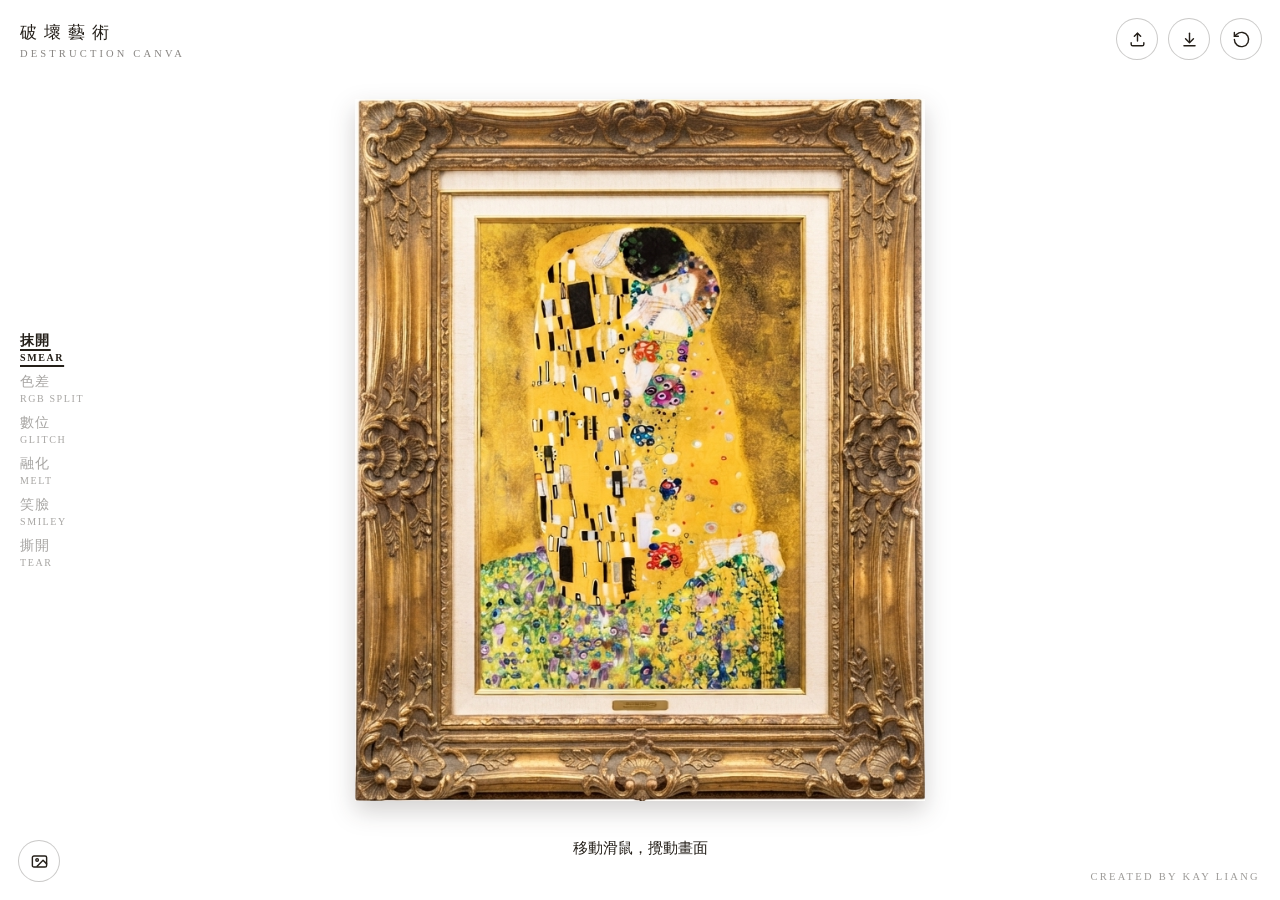
<file: index.html>
<!DOCTYPE html>
<html lang="zh-Hant">
<head>
  <meta charset="UTF-8">
  <meta name="viewport" content="width=device-width, initial-scale=1.0, viewport-fit=cover">
  <title>破壞藝術 Destruction Canva</title>
  <link rel="stylesheet" href="src/styles/main.css">
</head>
<body>
  <canvas id="artwork" aria-label="可用滑鼠推動顏料的互動畫作"></canvas>
  <header class="brand" aria-label="破壞藝術 Destruction Canva">
    <span class="brand-zh">破壞藝術</span>
    <span class="brand-en">Destruction Canva</span>
  </header>
  <nav class="modes" aria-label="破壞手法切換">
    <button class="mode active" id="modeSmear" type="button" aria-pressed="true">抹開 <span>Smear</span></button>
    <button class="mode" id="modeRGBSplit" type="button" aria-pressed="false">色差 <span>RGB Split</span></button>
    <button class="mode" id="modeGlitch" type="button" aria-pressed="false">數位 <span>Glitch</span></button>
    <button class="mode" id="modeMelt" type="button" aria-pressed="false">融化 <span>Melt</span></button>
    <button class="mode" id="modeSticker" type="button" aria-pressed="false">笑臉 <span>Smiley</span></button>
    <button class="mode" id="modeTear" type="button" aria-pressed="false">撕開 <span>Tear</span></button>
  </nav>
  <p class="hint" id="hint">移動滑鼠，攪動畫面</p>
  <input type="file" id="uploadInput" accept="image/*" hidden>
  <button class="upload" id="upload" type="button" aria-label="上傳圖片" title="上傳圖片（也可拖放或貼上）">
    <svg viewBox="0 0 24 24" aria-hidden="true">
      <path d="M12 14V4"></path>
      <path d="m8 8 4-4 4 4"></path>
      <path d="M4 16v2a2 2 0 0 0 2 2h12a2 2 0 0 0 2-2v-2"></path>
    </svg>
  </button>
  <button class="export" id="export" type="button" aria-label="匯出畫作" title="匯出畫作" aria-haspopup="menu" aria-expanded="false">
    <svg viewBox="0 0 24 24" aria-hidden="true">
      <path d="M12 4v11"></path>
      <path d="m7 11 5 5 5-5"></path>
      <path d="M5 20h14"></path>
    </svg>
  </button>
  <div class="export-menu" id="exportMenu" role="menu" aria-label="選擇匯出格式">
    <button type="button" role="menuitem" data-format="png">PNG <span>無損</span></button>
    <button type="button" role="menuitem" data-format="jpg">JPG <span>檔案較小</span></button>
  </div>
  <button class="reset" id="reset" type="button" aria-label="重置畫作" title="重置畫作">
    <svg viewBox="0 0 24 24" aria-hidden="true">
      <path d="M3 12a9 9 0 1 0 3-6.7L3 8"></path>
      <path d="M3 3v5h5"></path>
    </svg>
  </button>
  <button class="default-art" id="defaultArt" type="button" aria-label="切換默認畫作" title="切換默認畫作">
    <svg viewBox="0 0 24 24" aria-hidden="true">
      <rect x="3" y="5" width="18" height="14" rx="2"></rect>
      <circle cx="9" cy="10" r="1.6"></circle>
      <path d="m21 15-4.5-4.5L9 18"></path>
    </svg>
  </button>
  <div class="toast" id="toast" role="status" aria-live="polite"></div>
  <div class="drop-overlay" id="dropOverlay" aria-hidden="true">放開滑鼠，載入圖片</div>
  <footer class="credit" aria-hidden="true">Created by Kay Liang</footer>
  <span class="brush-cursor" id="brushCursor" aria-hidden="true"></span>

  <script type="module" src="src/js/main.js"></script>
</body>
</html>
</file>
<file: src/styles/main.css>
:root {
      color-scheme: light;
      --ink: #241f19;
      --line: rgba(36, 31, 25, 0.24);
    }

    * {
      box-sizing: border-box;
    }

    html,
    body {
      width: 100%;
      height: 100%;
      margin: 0;
      overflow: hidden;
      background: #fff;
    }

    body {
      font-family: Georgia, "Times New Roman", "Noto Serif TC", serif;
      color: var(--ink);
    }

    canvas {
      display: block;
      width: 100%;
      height: 100%;
      cursor: none;
      touch-action: none;
    }

    .hint {
      position: fixed;
      left: 50%;
      bottom: max(18px, env(safe-area-inset-bottom));
      z-index: 2;
      margin: 0;
      transform: translateX(-50%);
      font-size: 15px;
      letter-spacing: 0;
      white-space: nowrap;
      pointer-events: none;
      transition: opacity 700ms ease, transform 700ms ease;
    }

    .hint.hidden {
      opacity: 0;
      transform: translate(-50%, 10px);
    }

    .brand {
      position: fixed;
      top: max(21px, calc(env(safe-area-inset-top) + 3px));
      left: max(20px, env(safe-area-inset-left));
      z-index: 3;
      display: grid;
      gap: 4px;
      pointer-events: none;
      user-select: none;
    }

    .brand-zh {
      font-size: 17px;
      letter-spacing: 0.42em;
      white-space: nowrap;
    }

    .brand-en {
      font-size: 10.5px;
      letter-spacing: 0.3em;
      text-transform: uppercase;
      opacity: 0.55;
      white-space: nowrap;
    }

    @media (max-width: 619px) {
      .brand-zh {
        font-size: 15px;
      }

      .brand-en {
        font-size: 9.5px;
      }

      .mode {
        padding: 8px 9px;
        font-size: 12.5px;
      }

      .modes {
        left: max(12px, env(safe-area-inset-left));
      }

      .hint {
        bottom: calc(max(20px, env(safe-area-inset-bottom)) + 44px);
      }

      .credit {
        bottom: calc(max(20px, env(safe-area-inset-bottom)) + 58px);
        font-size: 9.5px;
      }
    }

    @media (min-width: 620px) {
      .hint {
        bottom: calc(max(20px, env(safe-area-inset-bottom)) + 22px);
      }

      .hint.hidden {
        transform: translate(-50%, 10px);
      }
    }

    .reset {
      position: fixed;
      top: max(18px, env(safe-area-inset-top));
      right: max(18px, env(safe-area-inset-right));
      z-index: 3;
      display: grid;
      width: 42px;
      height: 42px;
      padding: 0;
      place-items: center;
      color: var(--ink);
      background: rgba(255, 255, 255, 0.88);
      border: 1px solid var(--line);
      border-radius: 50%;
      cursor: pointer;
      backdrop-filter: blur(8px);
    }

    .reset:hover {
      background: #fff;
    }

    .reset:focus-visible {
      outline: 2px solid var(--ink);
      outline-offset: 3px;
    }

    .reset svg {
      width: 19px;
      height: 19px;
      fill: none;
      stroke: currentColor;
      stroke-linecap: round;
      stroke-linejoin: round;
      stroke-width: 1.8;
    }

    .export {
      position: fixed;
      top: max(18px, env(safe-area-inset-top));
      right: calc(max(18px, env(safe-area-inset-right)) + 52px);
      z-index: 3;
      display: grid;
      width: 42px;
      height: 42px;
      padding: 0;
      place-items: center;
      color: var(--ink);
      background: rgba(255, 255, 255, 0.88);
      border: 1px solid var(--line);
      border-radius: 50%;
      cursor: pointer;
      backdrop-filter: blur(8px);
    }

    .export:hover {
      background: #fff;
    }

    .export:focus-visible {
      outline: 2px solid var(--ink);
      outline-offset: 3px;
    }

    .export svg {
      width: 19px;
      height: 19px;
      fill: none;
      stroke: currentColor;
      stroke-linecap: round;
      stroke-linejoin: round;
      stroke-width: 1.8;
    }

    .upload {
      position: fixed;
      top: max(18px, env(safe-area-inset-top));
      right: calc(max(18px, env(safe-area-inset-right)) + 104px);
      z-index: 3;
      display: grid;
      width: 42px;
      height: 42px;
      padding: 0;
      place-items: center;
      color: var(--ink);
      background: rgba(255, 255, 255, 0.88);
      border: 1px solid var(--line);
      border-radius: 50%;
      cursor: pointer;
      backdrop-filter: blur(8px);
    }

    .upload:hover {
      background: #fff;
    }

    .upload:focus-visible {
      outline: 2px solid var(--ink);
      outline-offset: 3px;
    }

    .upload svg {
      width: 19px;
      height: 19px;
      fill: none;
      stroke: currentColor;
      stroke-linecap: round;
      stroke-linejoin: round;
      stroke-width: 1.8;
    }

    /* 默認畫作切換：左下角圓形按鈕，樣式與右上工具列一致 */
    .default-art {
      position: fixed;
      left: max(18px, env(safe-area-inset-left));
      bottom: max(18px, env(safe-area-inset-bottom));
      z-index: 3;
      display: grid;
      width: 42px;
      height: 42px;
      padding: 0;
      place-items: center;
      color: var(--ink);
      background: rgba(255, 255, 255, 0.88);
      border: 1px solid var(--line);
      border-radius: 50%;
      cursor: pointer;
      backdrop-filter: blur(8px);
    }

    .default-art:hover {
      background: #fff;
    }

    .default-art:focus-visible {
      outline: 2px solid var(--ink);
      outline-offset: 3px;
    }

    .default-art svg {
      width: 19px;
      height: 19px;
      fill: none;
      stroke: currentColor;
      stroke-linecap: round;
      stroke-linejoin: round;
      stroke-width: 1.8;
    }

    .drop-overlay {
      position: fixed;
      inset: 14px;
      z-index: 8;
      display: grid;
      place-items: center;
      color: var(--ink);
      font-size: 15px;
      letter-spacing: 0.14em;
      background: rgba(255, 255, 255, 0.72);
      border: 1.5px dashed rgba(36, 31, 25, 0.45);
      border-radius: 18px;
      backdrop-filter: blur(4px);
      opacity: 0;
      pointer-events: none;
      transition: opacity 180ms ease;
    }

    .drop-overlay.visible {
      opacity: 1;
    }

    .modes {
      position: fixed;
      top: 50%;
      left: max(20px, env(safe-area-inset-left));
      z-index: 3;
      display: flex;
      flex-direction: column;
      gap: 6px;
      padding: 0;
      background: none;
      border: 0;
      transform: translateY(-50%);
    }

    .mode {
      display: flex;
      flex-direction: column;
      align-items: flex-start;
      gap: 2px;
      padding: 2px 0;
      border: 0;
      background: none;
      font: inherit;
      font-size: 13.5px;
      letter-spacing: 0.1em;
      color: var(--ink);
      opacity: 0.4;
      cursor: pointer;
    }

    .mode span {
      font-size: 10px;
      letter-spacing: 0.16em;
      text-transform: uppercase;
    }

    .mode:hover {
      opacity: 0.85;
    }

    .mode.active {
      opacity: 1;
      font-weight: 700;
      text-decoration: underline;
      text-underline-offset: 4px;
      text-decoration-thickness: 1.5px;
    }

    .mode:focus-visible {
      outline: 2px solid var(--ink);
      outline-offset: 2px;
    }

    .export-menu {
      position: fixed;
      top: calc(max(18px, env(safe-area-inset-top)) + 52px);
      right: max(18px, env(safe-area-inset-right));
      z-index: 5;
      min-width: 148px;
      padding: 6px;
      background: rgba(255, 255, 255, 0.94);
      border: 1px solid var(--line);
      border-radius: 14px;
      box-shadow: 0 14px 32px rgba(35, 27, 18, 0.16);
      backdrop-filter: blur(8px);
      opacity: 0;
      visibility: hidden;
      transform: translateY(-6px);
      transition: opacity 200ms ease, transform 200ms ease, visibility 200ms;
    }

    .export-menu.open {
      opacity: 1;
      visibility: visible;
      transform: translateY(0);
    }

    .export-menu button {
      display: flex;
      width: 100%;
      align-items: center;
      justify-content: space-between;
      gap: 12px;
      padding: 9px 11px;
      border: 0;
      border-radius: 9px;
      background: none;
      font: inherit;
      font-size: 13px;
      letter-spacing: 0.06em;
      color: var(--ink);
      cursor: pointer;
    }

    .export-menu button span {
      font-size: 11px;
      opacity: 0.55;
    }

    .export-menu button:hover,
    .export-menu button:focus-visible {
      background: rgba(36, 31, 25, 0.07);
      outline: none;
    }

    .toast {
      position: fixed;
      left: 50%;
      bottom: calc(max(20px, env(safe-area-inset-bottom)) + 60px);
      z-index: 6;
      padding: 9px 18px;
      font-size: 13px;
      letter-spacing: 0.08em;
      color: var(--ink);
      background: rgba(255, 255, 255, 0.92);
      border: 1px solid var(--line);
      border-radius: 999px;
      box-shadow: 0 10px 26px rgba(35, 27, 18, 0.12);
      opacity: 0;
      transform: translate(-50%, 10px);
      pointer-events: none;
      transition: opacity 320ms ease, transform 320ms ease;
    }

    .toast.visible {
      opacity: 1;
      transform: translate(-50%, 0);
    }

    .brush-cursor {
      position: fixed;
      top: 0;
      left: 0;
      z-index: 4;
      width: clamp(52px, 8vw, 80px);
      height: clamp(52px, 8vw, 80px);
      border: 1px solid rgba(255, 255, 255, 0.86);
      border-radius: 50%;
      box-shadow: 0 0 0 1px rgba(36, 31, 25, 0.28);
      opacity: 0;
      pointer-events: none;
      transform: translate(-50%, -50%);
    }

    .brush-cursor.glitch {
      border-style: dashed;
      border-radius: 4px;
      width: 38px;
      height: 38px;
      border-color: rgba(36, 31, 25, 0.55);
    }

    /* Melt 手法：水滴形游標（上尖下圓的泪滴輪廓，尖角朝上） */
    .brush-cursor.drip {
      width: 38px;
      height: 38px;
      border: 1.5px solid rgba(255, 255, 255, 0.9);
      border-radius: 0 50% 50% 50%;
      transform: translate(-50%, -58%) rotate(45deg);
      box-shadow: 0 0 0 1px rgba(36, 31, 25, 0.28);
    }

    /* Tear 手法：鋸齒狀撕紙游標 */
    .brush-cursor.tear {
      width: 34px;
      height: 34px;
      border: none;
      border-radius: 0;
      box-shadow: none;
      background:
        linear-gradient(135deg, transparent 46%, rgba(36, 31, 25, 0.65) 46%, rgba(36, 31, 25, 0.65) 54%, transparent 54%),
        linear-gradient(45deg, transparent 46%, rgba(36, 31, 25, 0.65) 46%, rgba(36, 31, 25, 0.65) 54%, transparent 54%);
    }

    .credit {
      position: fixed;
      right: max(20px, env(safe-area-inset-right));
      bottom: max(18px, env(safe-area-inset-bottom));
      z-index: 3;
      font-size: 10.5px;
      letter-spacing: 0.22em;
      text-transform: uppercase;
      color: var(--ink);
      opacity: 0.45;
      pointer-events: none;
      user-select: none;
      white-space: nowrap;
    }

    @media (pointer: coarse) {
      canvas,
      .brush-cursor {
        cursor: auto;
      }

      .brush-cursor {
        display: none;
      }
    }
</file>
